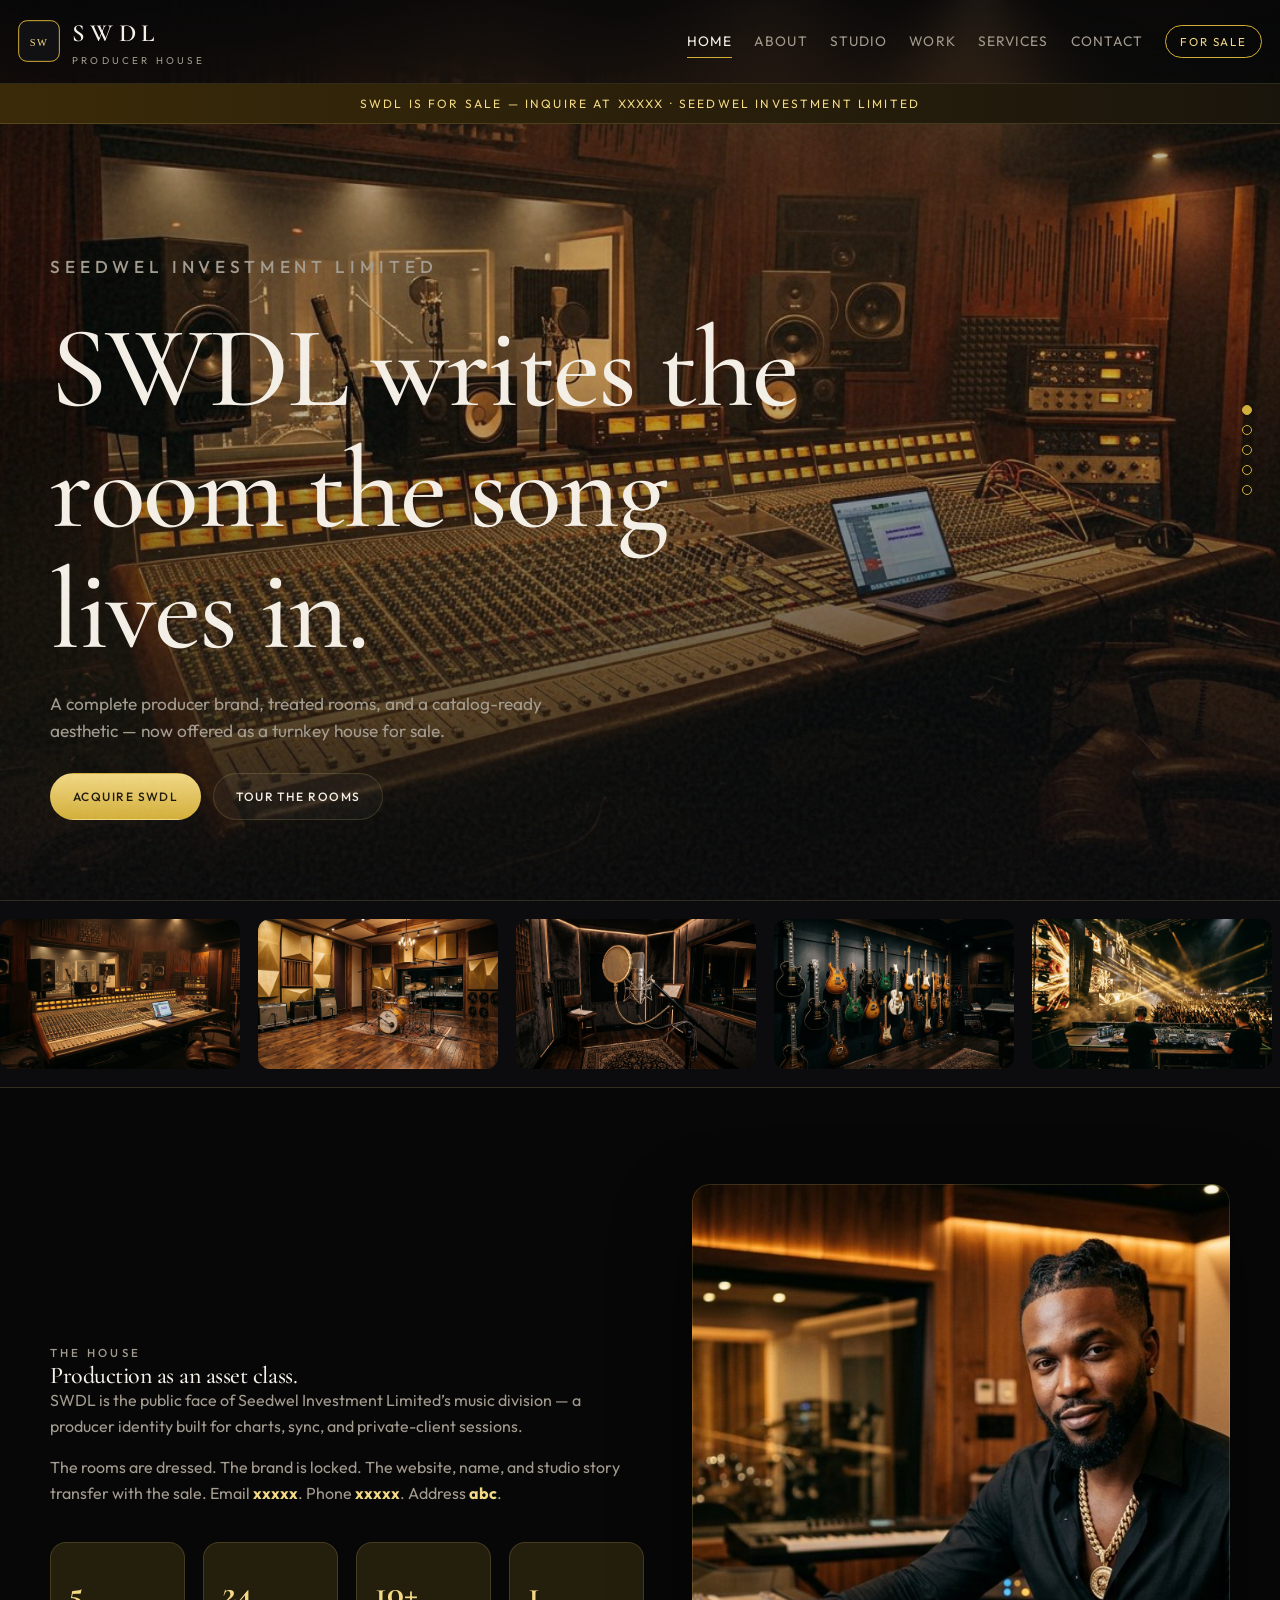
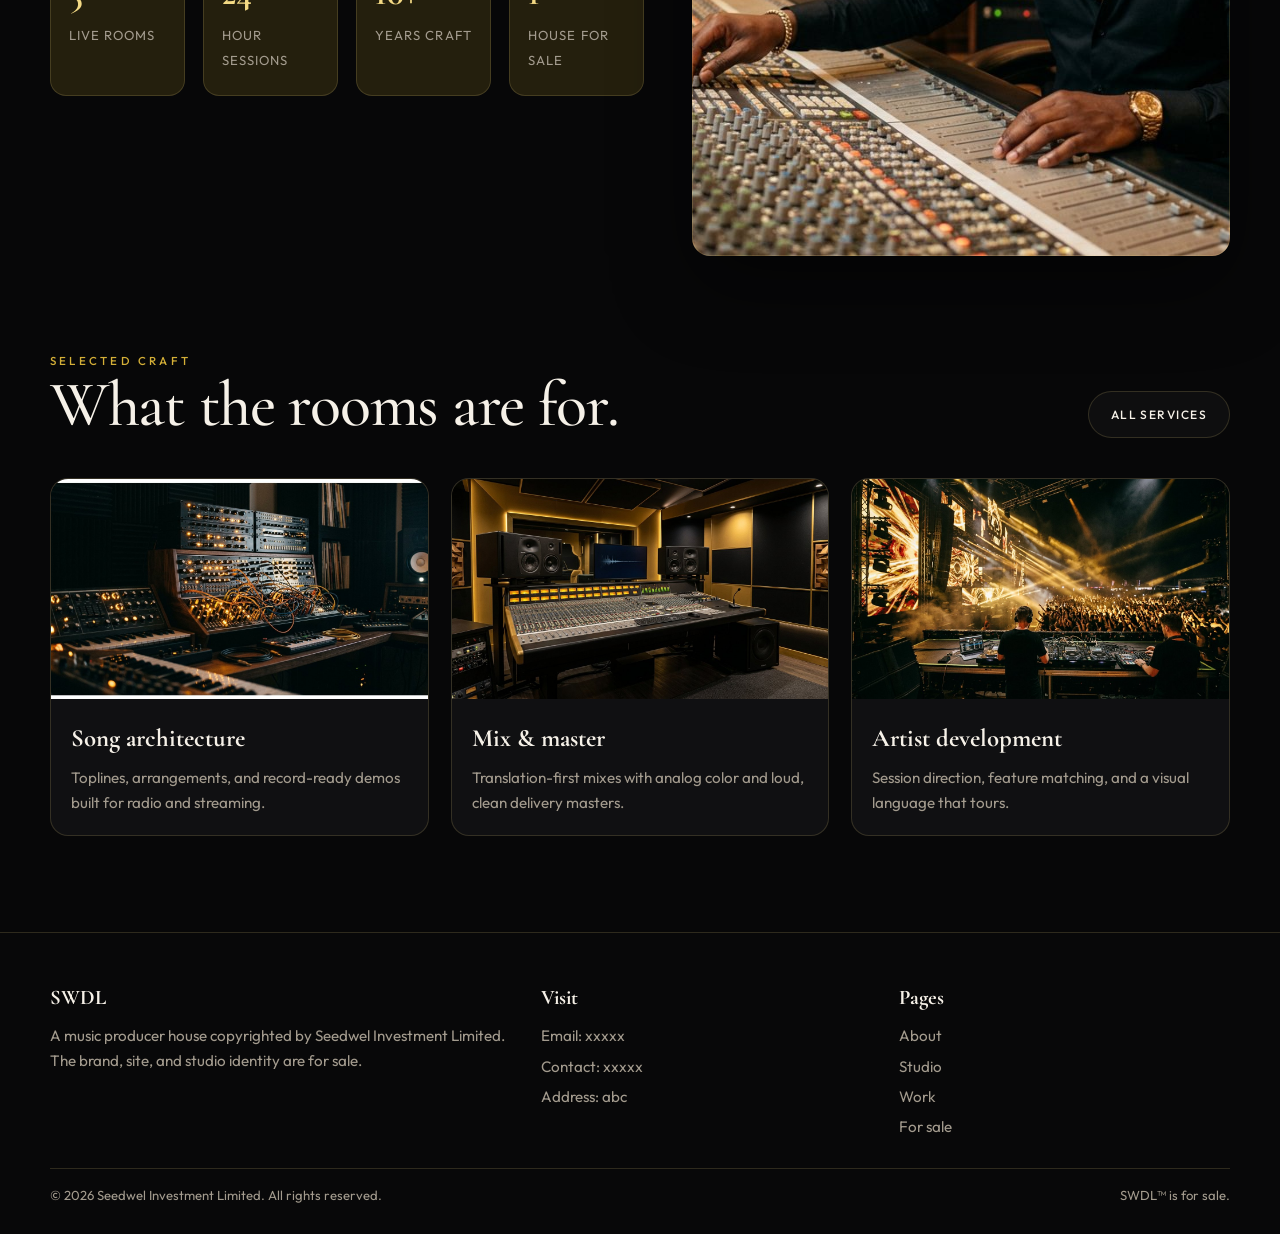
<file: index.html>
<!DOCTYPE html>
<html lang="en">
<head>
  <meta charset="UTF-8" />
  <meta name="viewport" content="width=device-width, initial-scale=1" />
  <title>SWDL — Music Producer | Seedwel Investment Limited</title>
  <meta name="description" content="SWDL is a luxury music production house by Seedwel Investment Limited. Studio, catalog, and brand for sale." />
  <link rel="icon" href="assets/logo.svg" type="image/svg+xml" />
  <link rel="preconnect" href="https://fonts.googleapis.com" />
  <link rel="preconnect" href="https://fonts.gstatic.com" crossorigin />
  <link href="https://fonts.googleapis.com/css2?family=Cormorant+Garamond:wght@500;600;700&family=Outfit:wght@300;400;500;600&display=swap" rel="stylesheet" />
  <link rel="stylesheet" href="css/styles.css" />
</head>
<body>
  <div class="grain"></div>
  <div class="sale-banner">SWDL is for sale — inquire at xxxxx · Seedwel Investment Limited</div>
  <header class="site-header">
    <div class="nav-inner">
      <a class="brand" href="index.html">
        <img class="brand-mark" src="assets/logo.svg" alt="SWDL mark" />
        <div>
          <div class="brand-name">SWDL</div>
          <div class="brand-sub">Producer House</div>
        </div>
      </a>
      <button class="menu-btn" aria-label="Open menu">☰</button>
      <ul class="nav-links">
        <li><a class="active" href="index.html">Home</a></li>
        <li><a href="about.html">About</a></li>
        <li><a href="studio.html">Studio</a></li>
        <li><a href="work.html">Work</a></li>
        <li><a href="services.html">Services</a></li>
        <li><a href="contact.html">Contact</a></li>
        <li><a class="sale-pill" href="sale.html">For Sale</a></li>
      </ul>
    </div>
  </header>

  <section class="hero">
    <div class="hero-slides" aria-hidden="true">
      <div class="hero-slide active"><img src="assets/images/hero-1.jpg" alt="Luxury mixing console" /></div>
      <div class="hero-slide"><img src="assets/images/hero-2.jpg" alt="Vocal booth" /></div>
      <div class="hero-slide"><img src="assets/images/hero-3.jpg" alt="Live stage production" /></div>
      <div class="hero-slide"><img src="assets/images/hero-4.jpg" alt="Vinyl playback" /></div>
      <div class="hero-slide"><img src="assets/images/hero-5.jpg" alt="Night control room" /></div>
    </div>
    <div class="hero-veil"></div>
    <div class="hero-dots"></div>
    <div class="hero-copy">
      <p class="eyebrow">Seedwel Investment Limited</p>
      <h1>SWDL writes the room the song lives in.</h1>
      <p>A complete producer brand, treated rooms, and a catalog-ready aesthetic — now offered as a turnkey house for sale.</p>
      <div class="actions">
        <a class="btn btn-gold" href="sale.html">Acquire SWDL</a>
        <a class="btn btn-ghost" href="studio.html">Tour the rooms</a>
      </div>
    </div>
  </section>

  <div class="marquee" aria-label="Auto-playing studio filmstrip">
    <div class="marquee-track">
      <img src="assets/images/hero-1.jpg" alt="" /><img src="assets/images/studio-1.jpg" alt="" /><img src="assets/images/hero-2.jpg" alt="" /><img src="assets/images/studio-2.jpg" alt="" /><img src="assets/images/hero-3.jpg" alt="" /><img src="assets/images/studio-3.jpg" alt="" /><img src="assets/images/hero-4.jpg" alt="" /><img src="assets/images/studio-4.jpg" alt="" /><img src="assets/images/hero-5.jpg" alt="" /><img src="assets/images/portrait.jpg" alt="" />
      <img src="assets/images/hero-1.jpg" alt="" /><img src="assets/images/studio-1.jpg" alt="" /><img src="assets/images/hero-2.jpg" alt="" /><img src="assets/images/studio-2.jpg" alt="" /><img src="assets/images/hero-3.jpg" alt="" /><img src="assets/images/studio-3.jpg" alt="" /><img src="assets/images/hero-4.jpg" alt="" /><img src="assets/images/studio-4.jpg" alt="" /><img src="assets/images/hero-5.jpg" alt="" /><img src="assets/images/portrait.jpg" alt="" />
    </div>
  </div>

  <section class="section">
    <div class="container split">
      <div class="prose">
        <p class="eyebrow">The house</p>
        <h2>Production as an asset class.</h2>
        <p>SWDL is the public face of Seedwel Investment Limited’s music division — a producer identity built for charts, sync, and private-client sessions.</p>
        <p>The rooms are dressed. The brand is locked. The website, name, and studio story transfer with the sale. Email <strong class="gold">xxxxx</strong>. Phone <strong class="gold">xxxxx</strong>. Address <strong class="gold">abc</strong>.</p>
        <div class="stats">
          <div class="stat"><b>5</b><span>Live rooms</span></div>
          <div class="stat"><b>24</b><span>Hour sessions</span></div>
          <div class="stat"><b>10+</b><span>Years craft</span></div>
          <div class="stat"><b>1</b><span>House for sale</span></div>
        </div>
      </div>
      <div class="frame">
        <img src="assets/images/portrait.jpg" alt="SWDL producer in session" />
      </div>
    </div>
  </section>

  <section class="section" style="padding-top:0">
    <div class="container">
      <div class="section-head">
        <div>
          <p class="eyebrow">Selected craft</p>
          <h2>What the rooms are for.</h2>
        </div>
        <a class="btn btn-ghost" href="services.html">All services</a>
      </div>
      <div class="cards">
        <article class="card">
          <img src="assets/images/studio-3.jpg" alt="Synthesis and writing" />
          <div class="card-body">
            <h3>Song architecture</h3>
            <p>Toplines, arrangements, and record-ready demos built for radio and streaming.</p>
          </div>
        </article>
        <article class="card">
          <img src="assets/images/studio-4.jpg" alt="Mixing monitors" />
          <div class="card-body">
            <h3>Mix &amp; master</h3>
            <p>Translation-first mixes with analog color and loud, clean delivery masters.</p>
          </div>
        </article>
        <article class="card">
          <img src="assets/images/hero-3.jpg" alt="Stage production" />
          <div class="card-body">
            <h3>Artist development</h3>
            <p>Session direction, feature matching, and a visual language that tours.</p>
          </div>
        </article>
      </div>
    </div>
  </section>

  <footer class="site-footer">
    <div class="container">
      <div class="foot-grid">
        <div>
          <h4>SWDL</h4>
          <p>A music producer house copyrighted by Seedwel Investment Limited. The brand, site, and studio identity are for sale.</p>
          <div class="eq" aria-hidden="true" style="margin-top:16px"><span></span><span></span><span></span><span></span><span></span></div>
        </div>
        <div>
          <h4>Visit</h4>
          <ul>
            <li>Email: xxxxx</li>
            <li>Contact: xxxxx</li>
            <li>Address: abc</li>
          </ul>
        </div>
        <div>
          <h4>Pages</h4>
          <ul>
            <li><a href="about.html">About</a></li>
            <li><a href="studio.html">Studio</a></li>
            <li><a href="work.html">Work</a></li>
            <li><a href="sale.html">For sale</a></li>
          </ul>
        </div>
      </div>
      <div class="legal">
        <span>© 2026 Seedwel Investment Limited. All rights reserved.</span>
        <span>SWDL™ is for sale.</span>
      </div>
    </div>
  </footer>
  <script src="js/main.js"></script>
</body>
</html>
</file>
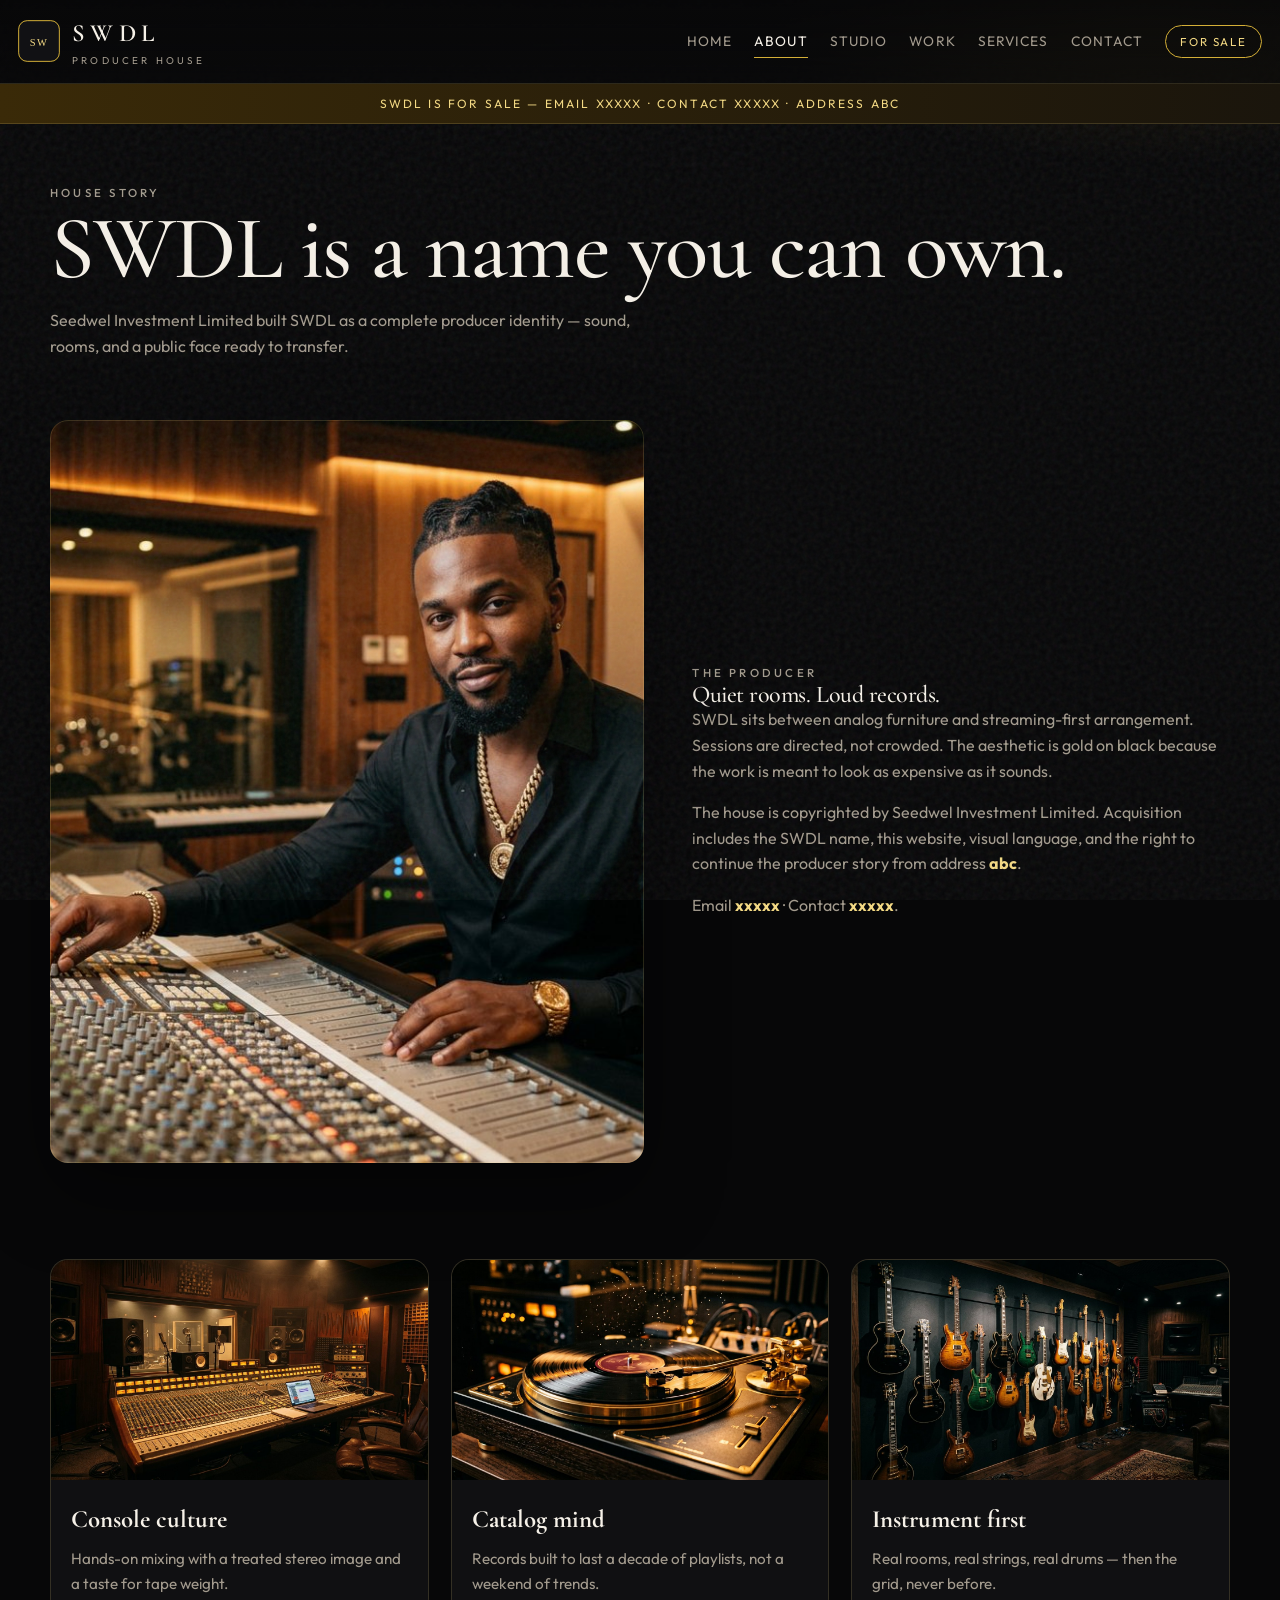
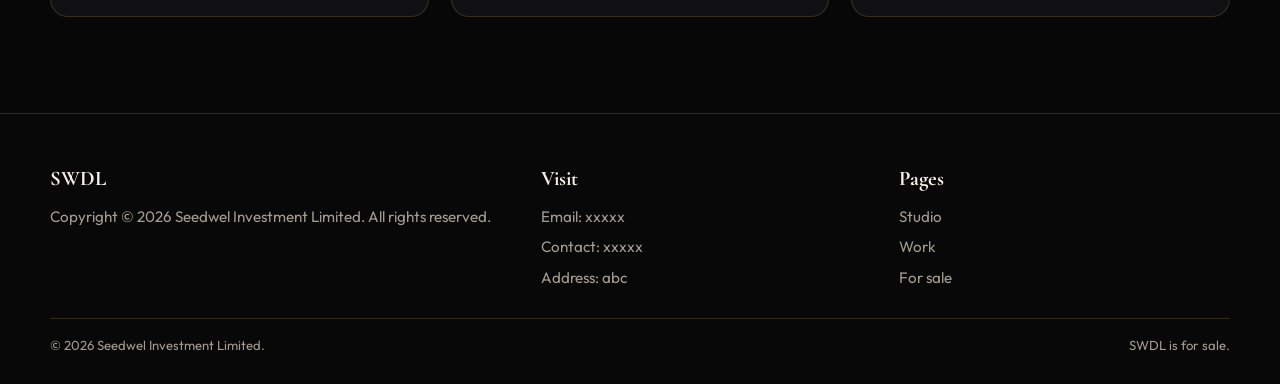
<file: about.html>
<!DOCTYPE html>
<html lang="en">
<head>
  <meta charset="UTF-8" />
  <meta name="viewport" content="width=device-width, initial-scale=1" />
  <title>About SWDL — Seedwel Investment Limited</title>
  <link rel="icon" href="assets/logo.svg" type="image/svg+xml" />
  <link rel="preconnect" href="https://fonts.googleapis.com" />
  <link rel="preconnect" href="https://fonts.gstatic.com" crossorigin />
  <link href="https://fonts.googleapis.com/css2?family=Cormorant+Garamond:wght@500;600;700&family=Outfit:wght@300;400;500;600&display=swap" rel="stylesheet" />
  <link rel="stylesheet" href="css/styles.css" />
</head>
<body>
  <div class="grain"></div>
  <div class="sale-banner">SWDL is for sale — email xxxxx · contact xxxxx · address abc</div>
  <header class="site-header">
    <div class="nav-inner">
      <a class="brand" href="index.html">
        <img class="brand-mark" src="assets/logo.svg" alt="SWDL mark" />
        <div>
          <div class="brand-name">SWDL</div>
          <div class="brand-sub">Producer House</div>
        </div>
      </a>
      <button class="menu-btn" aria-label="Open menu">☰</button>
      <ul class="nav-links">
        <li><a href="index.html">Home</a></li>
        <li><a class="active" href="about.html">About</a></li>
        <li><a href="studio.html">Studio</a></li>
        <li><a href="work.html">Work</a></li>
        <li><a href="services.html">Services</a></li>
        <li><a href="contact.html">Contact</a></li>
        <li><a class="sale-pill" href="sale.html">For Sale</a></li>
      </ul>
    </div>
  </header>

  <section class="page-hero">
    <div class="container">
      <p class="eyebrow">House story</p>
      <h1>SWDL is a name you can own.</h1>
      <p>Seedwel Investment Limited built SWDL as a complete producer identity — sound, rooms, and a public face ready to transfer.</p>
    </div>
  </section>

  <section class="section" style="padding-top:12px">
    <div class="container split">
      <div class="frame">
        <img src="assets/images/portrait.jpg" alt="SWDL at the desk" />
      </div>
      <div class="prose">
        <p class="eyebrow">The producer</p>
        <h2>Quiet rooms. Loud records.</h2>
        <p>SWDL sits between analog furniture and streaming-first arrangement. Sessions are directed, not crowded. The aesthetic is gold on black because the work is meant to look as expensive as it sounds.</p>
        <p>The house is copyrighted by Seedwel Investment Limited. Acquisition includes the SWDL name, this website, visual language, and the right to continue the producer story from address <strong class="gold">abc</strong>.</p>
        <p>Email <strong class="gold">xxxxx</strong> · Contact <strong class="gold">xxxxx</strong>.</p>
      </div>
    </div>
  </section>

  <section class="section" style="padding-top:0">
    <div class="container">
      <div class="cards">
        <article class="card">
          <img src="assets/images/hero-1.jpg" alt="Console" />
          <div class="card-body"><h3>Console culture</h3><p>Hands-on mixing with a treated stereo image and a taste for tape weight.</p></div>
        </article>
        <article class="card">
          <img src="assets/images/hero-4.jpg" alt="Vinyl" />
          <div class="card-body"><h3>Catalog mind</h3><p>Records built to last a decade of playlists, not a weekend of trends.</p></div>
        </article>
        <article class="card">
          <img src="assets/images/studio-2.jpg" alt="Guitars" />
          <div class="card-body"><h3>Instrument first</h3><p>Real rooms, real strings, real drums — then the grid, never before.</p></div>
        </article>
      </div>
    </div>
  </section>

  <footer class="site-footer">
    <div class="container">
      <div class="foot-grid">
        <div>
          <h4>SWDL</h4>
          <p>Copyright © 2026 Seedwel Investment Limited. All rights reserved.</p>
        </div>
        <div>
          <h4>Visit</h4>
          <ul>
            <li>Email: xxxxx</li>
            <li>Contact: xxxxx</li>
            <li>Address: abc</li>
          </ul>
        </div>
        <div>
          <h4>Pages</h4>
          <ul>
            <li><a href="studio.html">Studio</a></li>
            <li><a href="work.html">Work</a></li>
            <li><a href="sale.html">For sale</a></li>
          </ul>
        </div>
      </div>
      <div class="legal"><span>© 2026 Seedwel Investment Limited.</span><span>SWDL is for sale.</span></div>
    </div>
  </footer>
  <script src="js/main.js"></script>
</body>
</html>
</file>
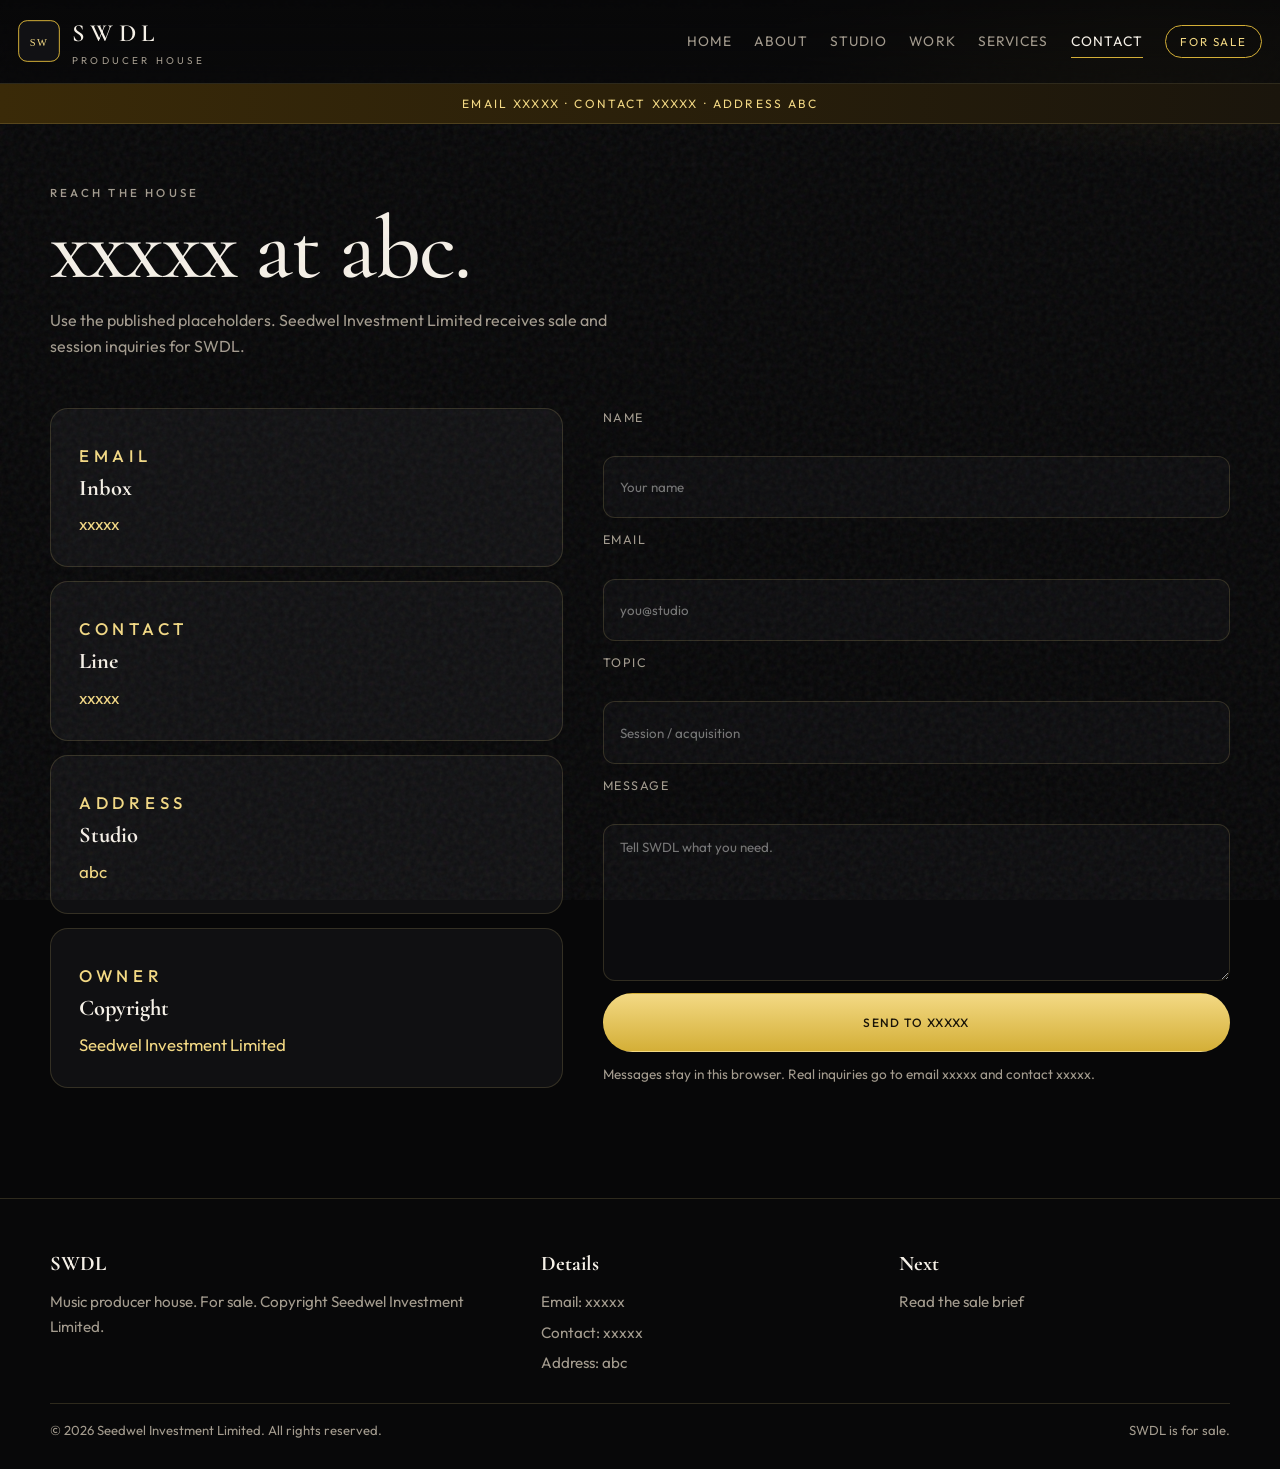
<file: contact.html>
<!DOCTYPE html>
<html lang="en">
<head>
  <meta charset="UTF-8" />
  <meta name="viewport" content="width=device-width, initial-scale=1" />
  <title>Contact — SWDL</title>
  <link rel="icon" href="assets/logo.svg" type="image/svg+xml" />
  <link rel="preconnect" href="https://fonts.googleapis.com" />
  <link rel="preconnect" href="https://fonts.gstatic.com" crossorigin />
  <link href="https://fonts.googleapis.com/css2?family=Cormorant+Garamond:wght@500;600;700&family=Outfit:wght@300;400;500;600&display=swap" rel="stylesheet" />
  <link rel="stylesheet" href="css/styles.css" />
</head>
<body>
  <div class="grain"></div>
  <div class="sale-banner">Email xxxxx · Contact xxxxx · Address abc</div>
  <header class="site-header">
    <div class="nav-inner">
      <a class="brand" href="index.html">
        <img class="brand-mark" src="assets/logo.svg" alt="SWDL mark" />
        <div>
          <div class="brand-name">SWDL</div>
          <div class="brand-sub">Producer House</div>
        </div>
      </a>
      <button class="menu-btn" aria-label="Open menu">☰</button>
      <ul class="nav-links">
        <li><a href="index.html">Home</a></li>
        <li><a href="about.html">About</a></li>
        <li><a href="studio.html">Studio</a></li>
        <li><a href="work.html">Work</a></li>
        <li><a href="services.html">Services</a></li>
        <li><a class="active" href="contact.html">Contact</a></li>
        <li><a class="sale-pill" href="sale.html">For Sale</a></li>
      </ul>
    </div>
  </header>

  <section class="page-hero">
    <div class="container">
      <p class="eyebrow">Reach the house</p>
      <h1>xxxxx at abc.</h1>
      <p>Use the published placeholders. Seedwel Investment Limited receives sale and session inquiries for SWDL.</p>
    </div>
  </section>

  <section class="section" style="padding-top:0">
    <div class="container contact-grid">
      <div>
        <div class="contact-card">
          <p class="eyebrow">Email</p>
          <h3>Inbox</h3>
          <p>xxxxx</p>
        </div>
        <div class="contact-card">
          <p class="eyebrow">Contact</p>
          <h3>Line</h3>
          <p>xxxxx</p>
        </div>
        <div class="contact-card">
          <p class="eyebrow">Address</p>
          <h3>Studio</h3>
          <p>abc</p>
        </div>
        <div class="contact-card">
          <p class="eyebrow">Owner</p>
          <h3>Copyright</h3>
          <p>Seedwel Investment Limited</p>
        </div>
      </div>
      <form data-swdl>
        <label for="name">Name</label>
        <input id="name" name="name" required placeholder="Your name" />
        <label for="mail">Email</label>
        <input id="mail" name="mail" type="email" required placeholder="you@studio" />
        <label for="topic">Topic</label>
        <input id="topic" name="topic" placeholder="Session / acquisition" />
        <label for="msg">Message</label>
        <textarea id="msg" name="msg" required placeholder="Tell SWDL what you need."></textarea>
        <button class="btn btn-gold" type="submit">Send to xxxxx</button>
        <p class="note">Messages stay in this browser. Real inquiries go to email xxxxx and contact xxxxx.</p>
      </form>
    </div>
  </section>

  <footer class="site-footer">
    <div class="container">
      <div class="foot-grid">
        <div>
          <h4>SWDL</h4>
          <p>Music producer house. For sale. Copyright Seedwel Investment Limited.</p>
        </div>
        <div>
          <h4>Details</h4>
          <ul>
            <li>Email: xxxxx</li>
            <li>Contact: xxxxx</li>
            <li>Address: abc</li>
          </ul>
        </div>
        <div>
          <h4>Next</h4>
          <p><a href="sale.html">Read the sale brief</a></p>
        </div>
      </div>
      <div class="legal"><span>© 2026 Seedwel Investment Limited. All rights reserved.</span><span>SWDL is for sale.</span></div>
    </div>
  </footer>
  <script src="js/main.js"></script>
</body>
</html>
</file>
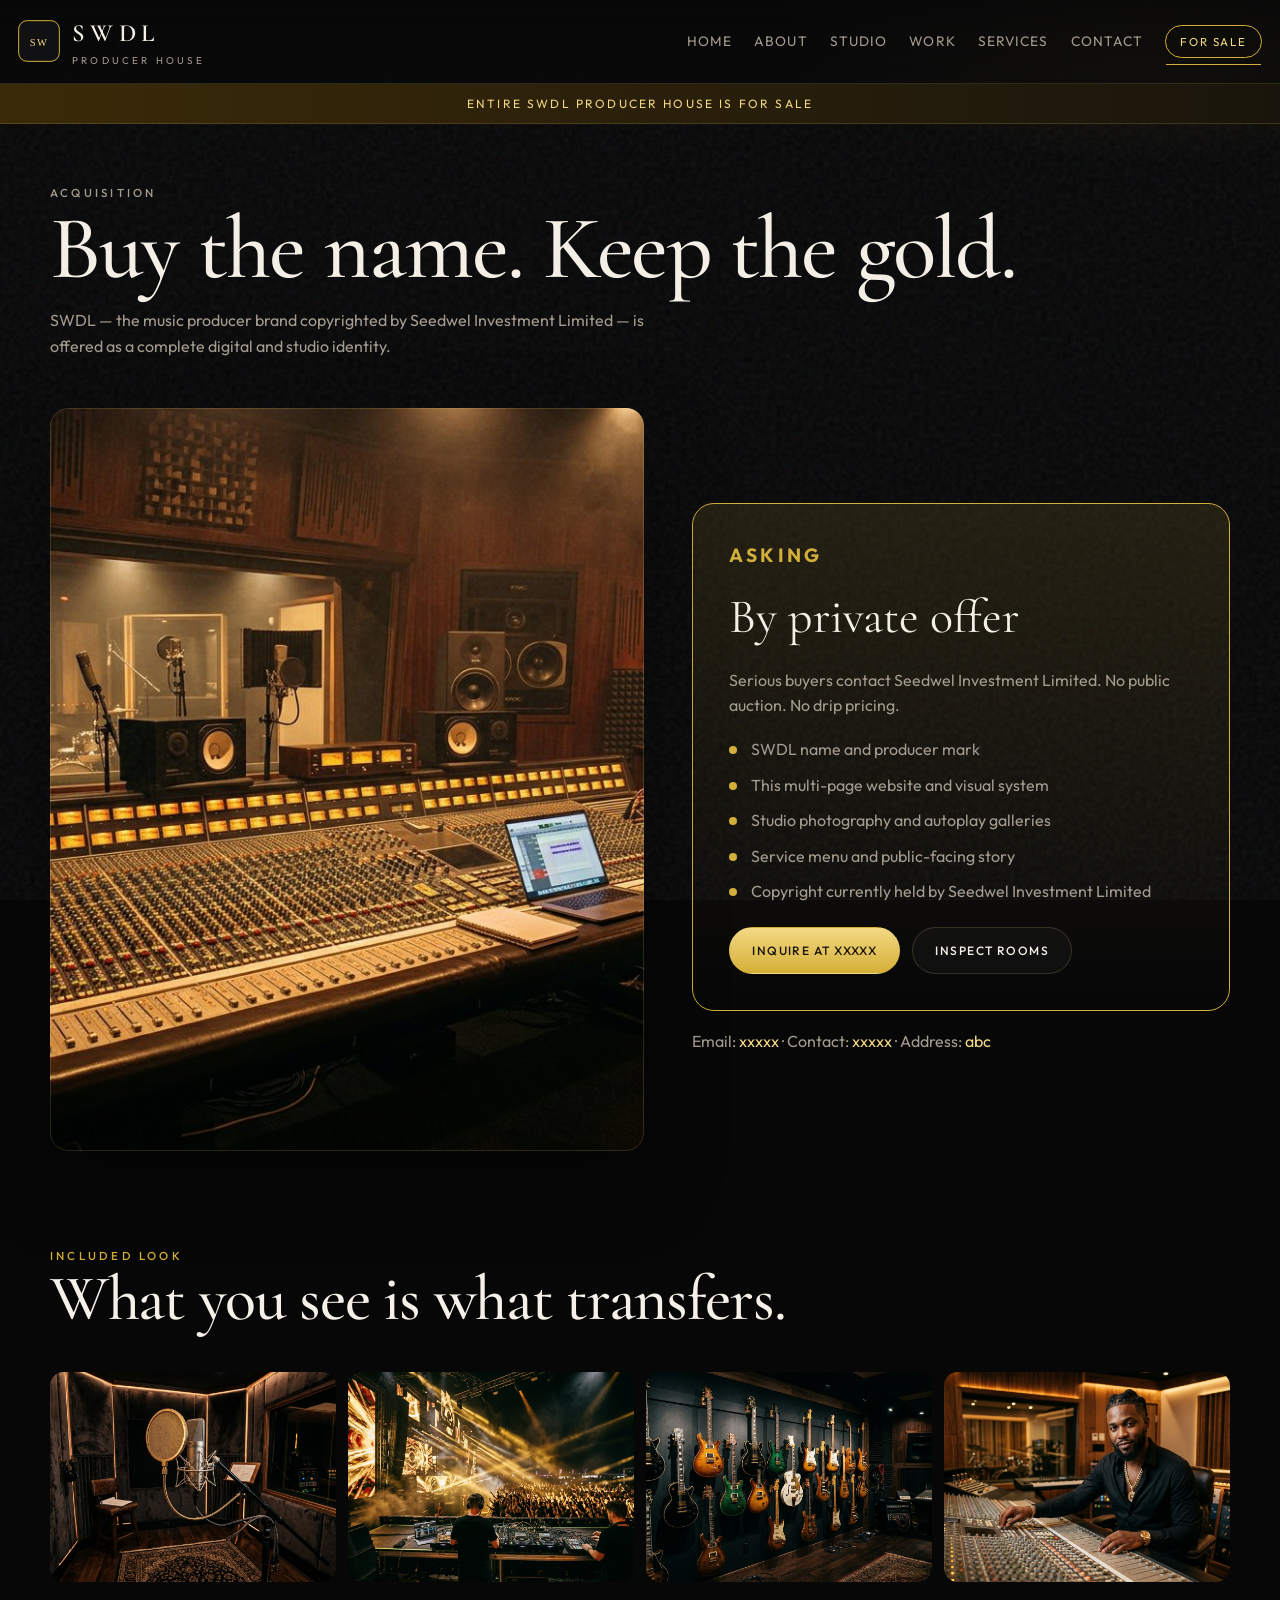
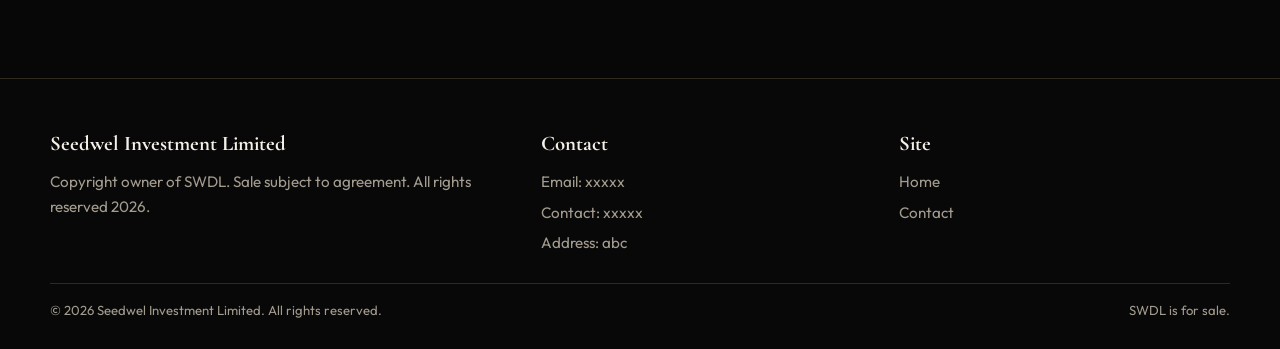
<file: sale.html>
<!DOCTYPE html>
<html lang="en">
<head>
  <meta charset="UTF-8" />
  <meta name="viewport" content="width=device-width, initial-scale=1" />
  <title>SWDL For Sale — Seedwel Investment Limited</title>
  <link rel="icon" href="assets/logo.svg" type="image/svg+xml" />
  <link rel="preconnect" href="https://fonts.googleapis.com" />
  <link rel="preconnect" href="https://fonts.gstatic.com" crossorigin />
  <link href="https://fonts.googleapis.com/css2?family=Cormorant+Garamond:wght@500;600;700&family=Outfit:wght@300;400;500;600&display=swap" rel="stylesheet" />
  <link rel="stylesheet" href="css/styles.css" />
</head>
<body>
  <div class="grain"></div>
  <div class="sale-banner">Entire SWDL producer house is for sale</div>
  <header class="site-header">
    <div class="nav-inner">
      <a class="brand" href="index.html">
        <img class="brand-mark" src="assets/logo.svg" alt="SWDL mark" />
        <div>
          <div class="brand-name">SWDL</div>
          <div class="brand-sub">Producer House</div>
        </div>
      </a>
      <button class="menu-btn" aria-label="Open menu">☰</button>
      <ul class="nav-links">
        <li><a href="index.html">Home</a></li>
        <li><a href="about.html">About</a></li>
        <li><a href="studio.html">Studio</a></li>
        <li><a href="work.html">Work</a></li>
        <li><a href="services.html">Services</a></li>
        <li><a href="contact.html">Contact</a></li>
        <li><a class="sale-pill active" href="sale.html">For Sale</a></li>
      </ul>
    </div>
  </header>

  <section class="page-hero">
    <div class="container">
      <p class="eyebrow">Acquisition</p>
      <h1>Buy the name. Keep the gold.</h1>
      <p>SWDL — the music producer brand copyrighted by Seedwel Investment Limited — is offered as a complete digital and studio identity.</p>
    </div>
  </section>

  <section class="section" style="padding-top:0">
    <div class="container split">
      <div class="frame">
        <img src="assets/images/hero-1.jpg" alt="SWDL rooms included in the story" />
      </div>
      <div>
        <div class="price-box">
          <h3>Asking</h3>
          <div class="ask">By private offer</div>
          <p class="prose" style="color:var(--muted)">Serious buyers contact Seedwel Investment Limited. No public auction. No drip pricing.</p>
          <ul class="checklist">
            <li>SWDL name and producer mark</li>
            <li>This multi-page website and visual system</li>
            <li>Studio photography and autoplay galleries</li>
            <li>Service menu and public-facing story</li>
            <li>Copyright currently held by Seedwel Investment Limited</li>
          </ul>
          <div class="actions" style="margin-top:22px">
            <a class="btn btn-gold" href="contact.html">Inquire at xxxxx</a>
            <a class="btn btn-ghost" href="studio.html">Inspect rooms</a>
          </div>
        </div>
        <p style="margin-top:18px;color:var(--muted)">Email: <span class="gold">xxxxx</span> · Contact: <span class="gold">xxxxx</span> · Address: <span class="gold">abc</span></p>
      </div>
    </div>
  </section>

  <section class="section" style="padding-top:0">
    <div class="container">
      <div class="section-head">
        <div>
          <p class="eyebrow">Included look</p>
          <h2>What you see is what transfers.</h2>
        </div>
      </div>
      <div class="gallery">
        <img src="assets/images/hero-2.jpg" alt="Booth" />
        <img src="assets/images/hero-3.jpg" alt="Stage" />
        <img src="assets/images/studio-2.jpg" alt="Guitars" />
        <img src="assets/images/portrait.jpg" alt="Producer" />
      </div>
    </div>
  </section>

  <footer class="site-footer">
    <div class="container">
      <div class="foot-grid">
        <div>
          <h4>Seedwel Investment Limited</h4>
          <p>Copyright owner of SWDL. Sale subject to agreement. All rights reserved 2026.</p>
        </div>
        <div>
          <h4>Contact</h4>
          <ul>
            <li>Email: xxxxx</li>
            <li>Contact: xxxxx</li>
            <li>Address: abc</li>
          </ul>
        </div>
        <div>
          <h4>Site</h4>
          <ul>
            <li><a href="index.html">Home</a></li>
            <li><a href="contact.html">Contact</a></li>
          </ul>
        </div>
      </div>
      <div class="legal"><span>© 2026 Seedwel Investment Limited. All rights reserved.</span><span>SWDL is for sale.</span></div>
    </div>
  </footer>
  <script src="js/main.js"></script>
</body>
</html>
</file>
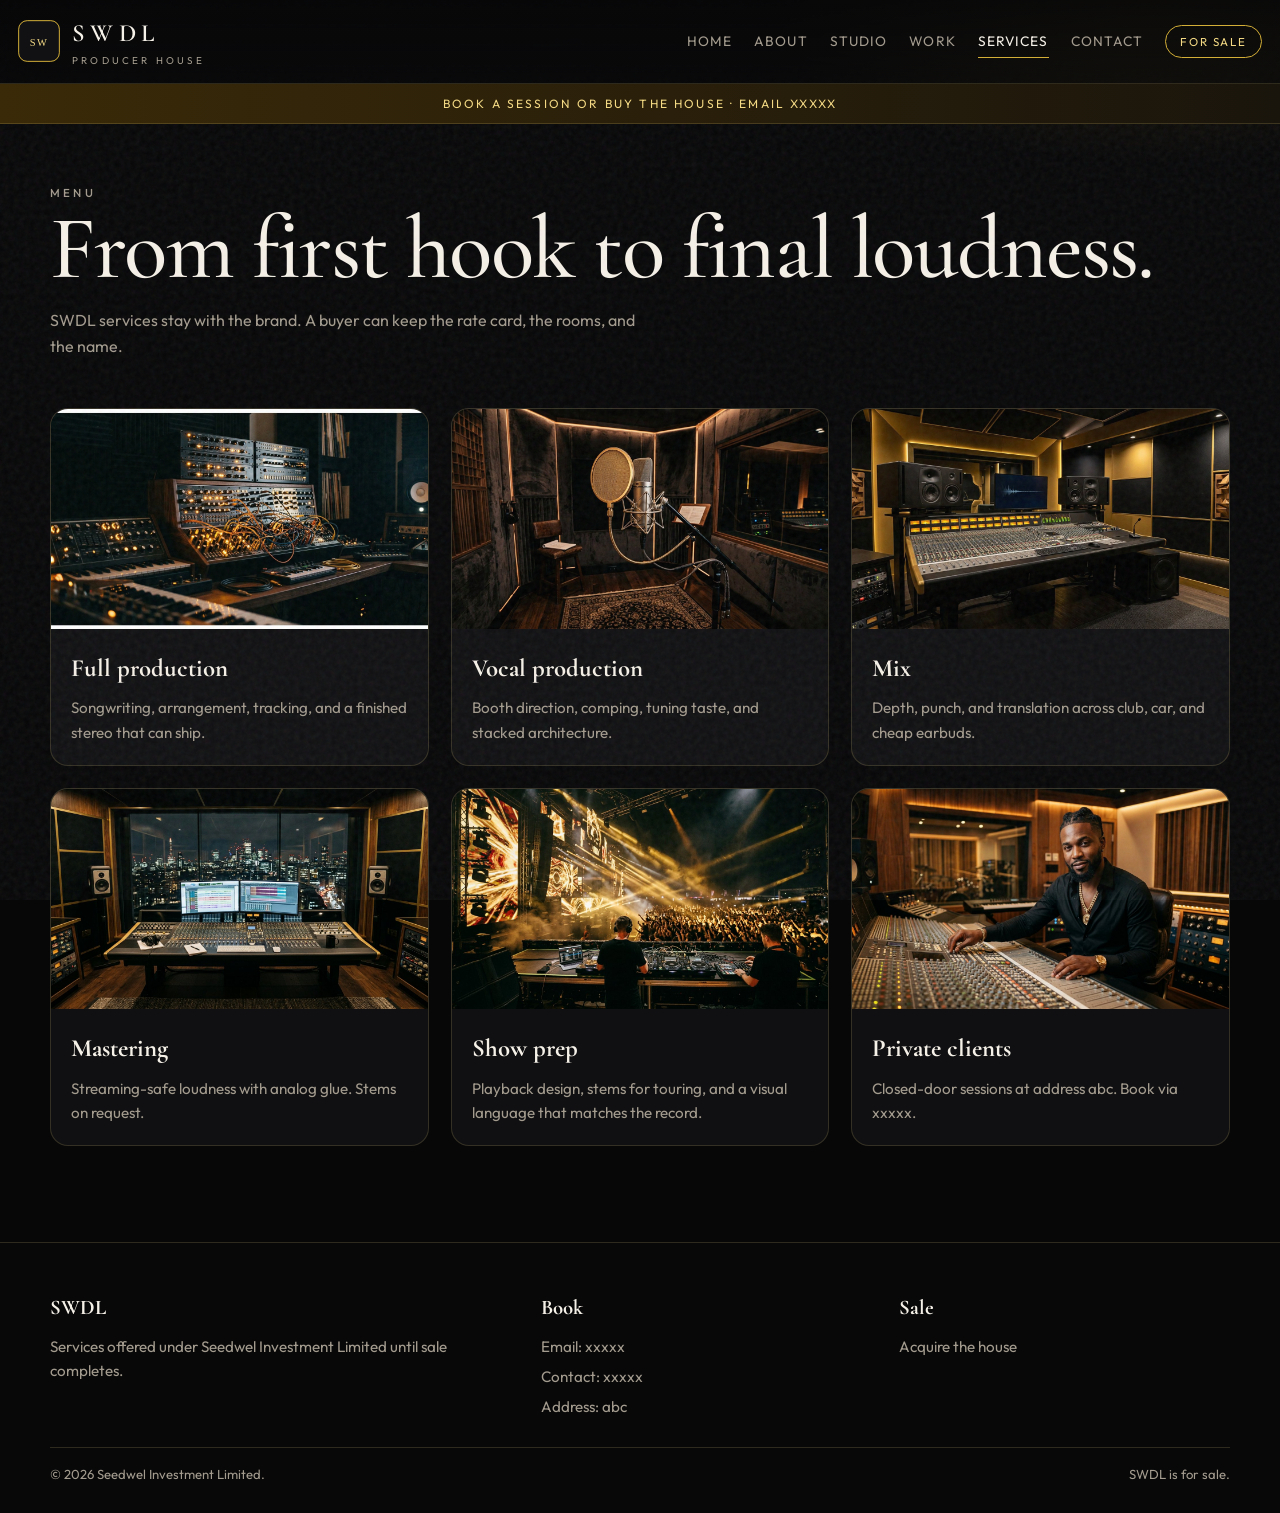
<file: services.html>
<!DOCTYPE html>
<html lang="en">
<head>
  <meta charset="UTF-8" />
  <meta name="viewport" content="width=device-width, initial-scale=1" />
  <title>Services — SWDL</title>
  <link rel="icon" href="assets/logo.svg" type="image/svg+xml" />
  <link rel="preconnect" href="https://fonts.googleapis.com" />
  <link rel="preconnect" href="https://fonts.gstatic.com" crossorigin />
  <link href="https://fonts.googleapis.com/css2?family=Cormorant+Garamond:wght@500;600;700&family=Outfit:wght@300;400;500;600&display=swap" rel="stylesheet" />
  <link rel="stylesheet" href="css/styles.css" />
</head>
<body>
  <div class="grain"></div>
  <div class="sale-banner">Book a session or buy the house · email xxxxx</div>
  <header class="site-header">
    <div class="nav-inner">
      <a class="brand" href="index.html">
        <img class="brand-mark" src="assets/logo.svg" alt="SWDL mark" />
        <div>
          <div class="brand-name">SWDL</div>
          <div class="brand-sub">Producer House</div>
        </div>
      </a>
      <button class="menu-btn" aria-label="Open menu">☰</button>
      <ul class="nav-links">
        <li><a href="index.html">Home</a></li>
        <li><a href="about.html">About</a></li>
        <li><a href="studio.html">Studio</a></li>
        <li><a href="work.html">Work</a></li>
        <li><a class="active" href="services.html">Services</a></li>
        <li><a href="contact.html">Contact</a></li>
        <li><a class="sale-pill" href="sale.html">For Sale</a></li>
      </ul>
    </div>
  </header>

  <section class="page-hero">
    <div class="container">
      <p class="eyebrow">Menu</p>
      <h1>From first hook to final loudness.</h1>
      <p>SWDL services stay with the brand. A buyer can keep the rate card, the rooms, and the name.</p>
    </div>
  </section>

  <section class="section" style="padding-top:0">
    <div class="container">
      <div class="cards">
        <article class="card">
          <img src="assets/images/studio-3.jpg" alt="Production" />
          <div class="card-body">
            <h3>Full production</h3>
            <p>Songwriting, arrangement, tracking, and a finished stereo that can ship.</p>
          </div>
        </article>
        <article class="card">
          <img src="assets/images/hero-2.jpg" alt="Vocals" />
          <div class="card-body">
            <h3>Vocal production</h3>
            <p>Booth direction, comping, tuning taste, and stacked architecture.</p>
          </div>
        </article>
        <article class="card">
          <img src="assets/images/studio-4.jpg" alt="Mix" />
          <div class="card-body">
            <h3>Mix</h3>
            <p>Depth, punch, and translation across club, car, and cheap earbuds.</p>
          </div>
        </article>
        <article class="card">
          <img src="assets/images/hero-5.jpg" alt="Master" />
          <div class="card-body">
            <h3>Mastering</h3>
            <p>Streaming-safe loudness with analog glue. Stems on request.</p>
          </div>
        </article>
        <article class="card">
          <img src="assets/images/hero-3.jpg" alt="Live" />
          <div class="card-body">
            <h3>Show prep</h3>
            <p>Playback design, stems for touring, and a visual language that matches the record.</p>
          </div>
        </article>
        <article class="card">
          <img src="assets/images/portrait.jpg" alt="A&R" />
          <div class="card-body">
            <h3>Private clients</h3>
            <p>Closed-door sessions at address abc. Book via xxxxx.</p>
          </div>
        </article>
      </div>
    </div>
  </section>

  <footer class="site-footer">
    <div class="container">
      <div class="foot-grid">
        <div>
          <h4>SWDL</h4>
          <p>Services offered under Seedwel Investment Limited until sale completes.</p>
        </div>
        <div>
          <h4>Book</h4>
          <ul>
            <li>Email: xxxxx</li>
            <li>Contact: xxxxx</li>
            <li>Address: abc</li>
          </ul>
        </div>
        <div>
          <h4>Sale</h4>
          <p><a href="sale.html">Acquire the house</a></p>
        </div>
      </div>
      <div class="legal"><span>© 2026 Seedwel Investment Limited.</span><span>SWDL is for sale.</span></div>
    </div>
  </footer>
  <script src="js/main.js"></script>
</body>
</html>
</file>
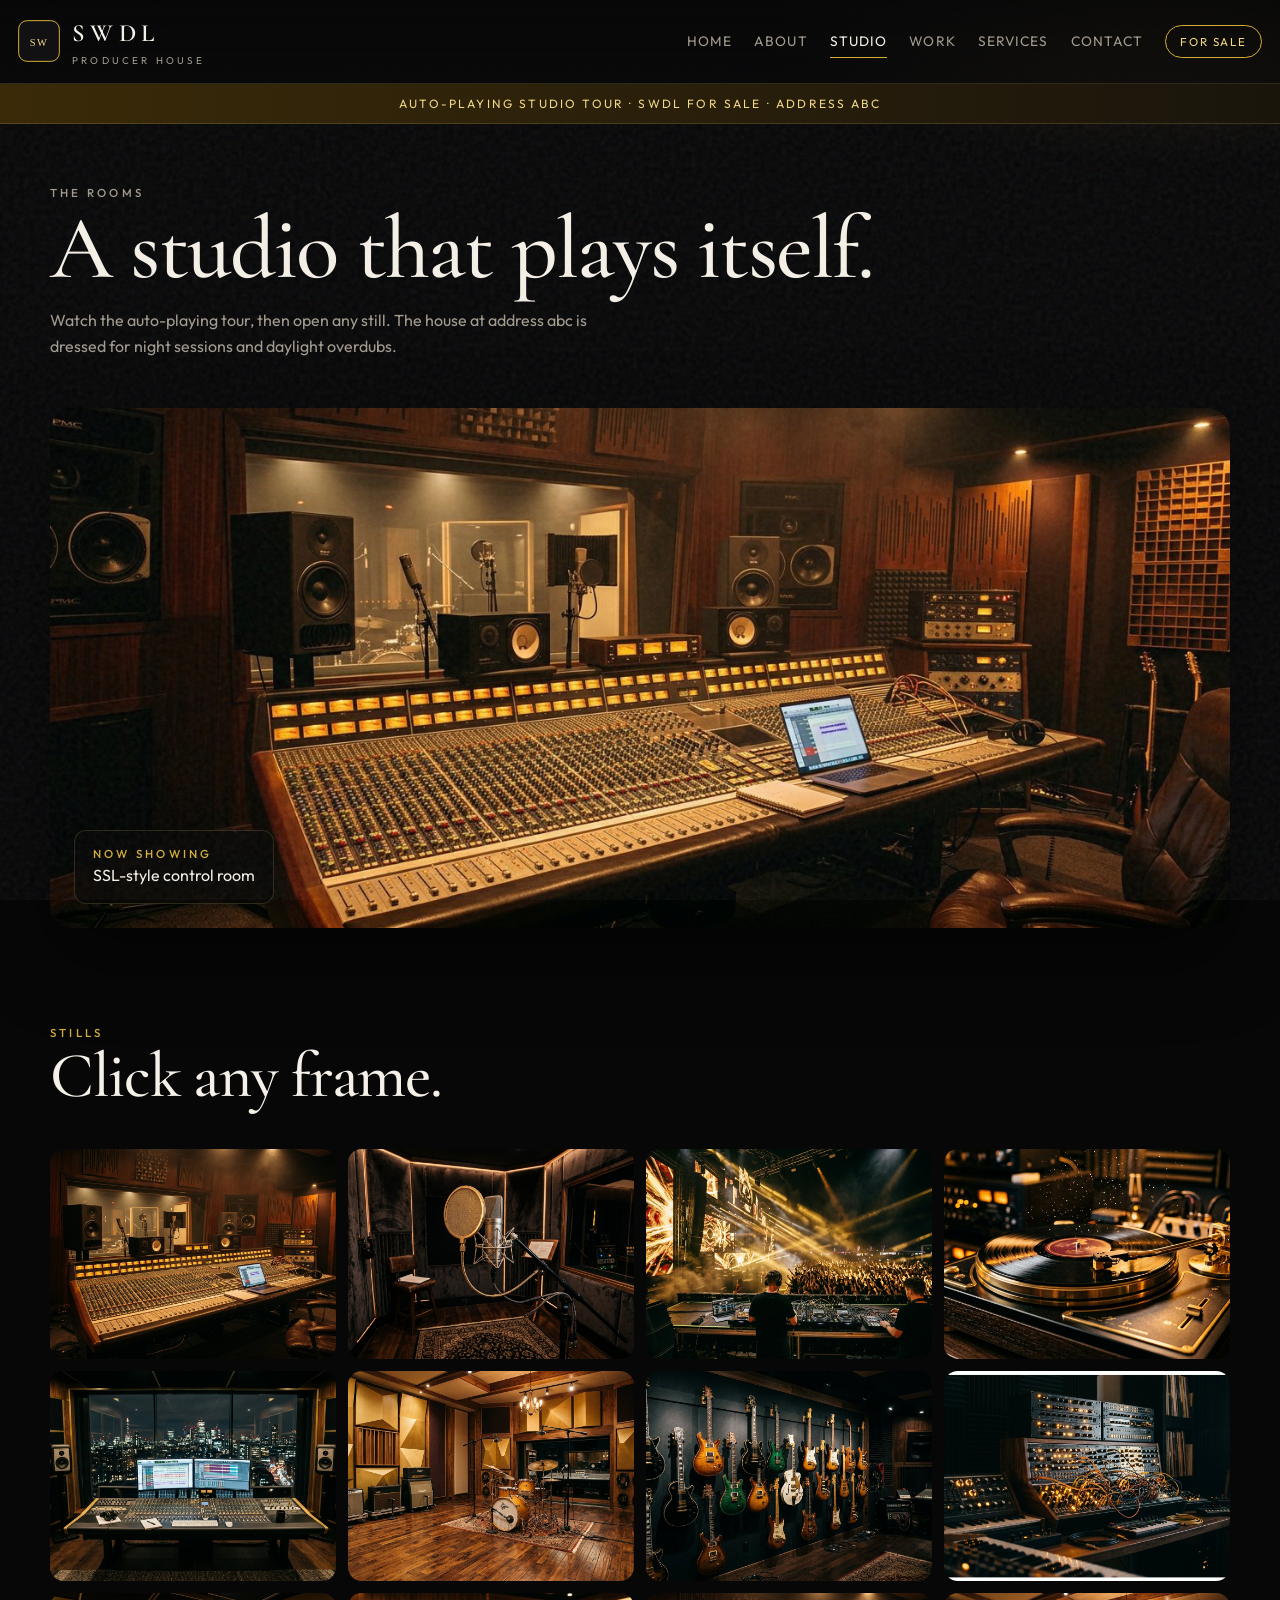
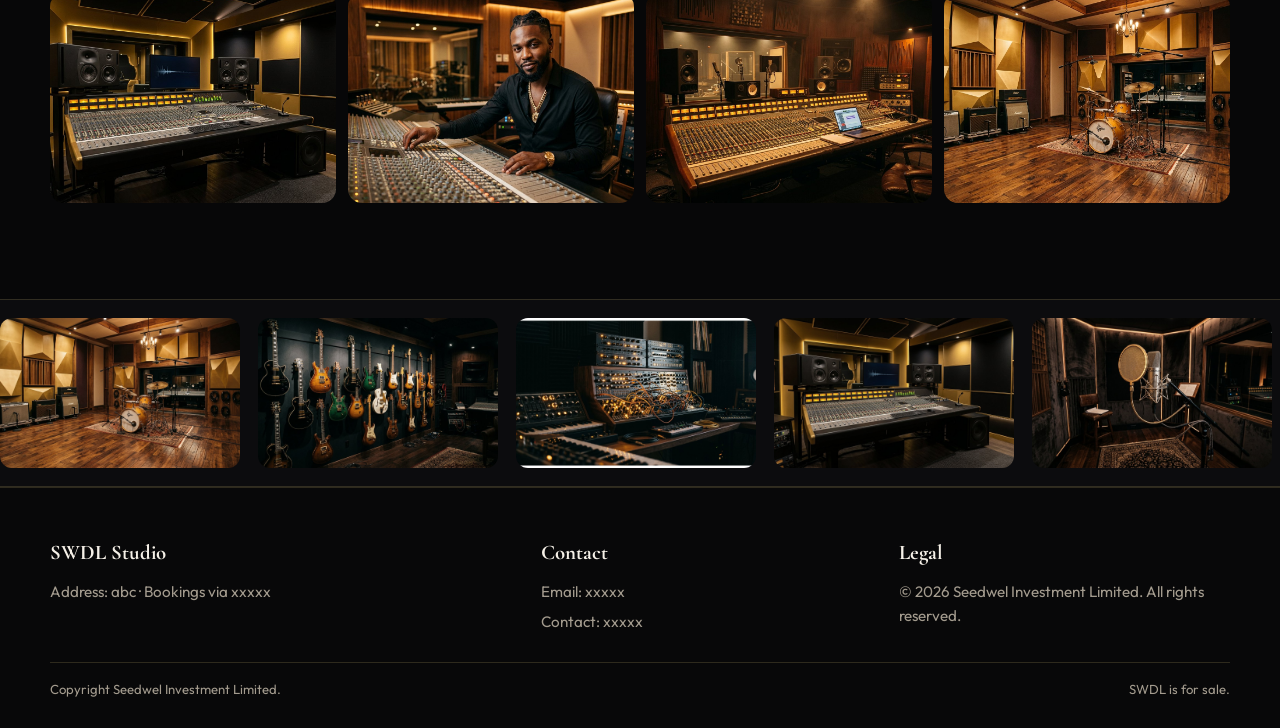
<file: studio.html>
<!DOCTYPE html>
<html lang="en">
<head>
  <meta charset="UTF-8" />
  <meta name="viewport" content="width=device-width, initial-scale=1" />
  <title>Studio — SWDL</title>
  <link rel="icon" href="assets/logo.svg" type="image/svg+xml" />
  <link rel="preconnect" href="https://fonts.googleapis.com" />
  <link rel="preconnect" href="https://fonts.gstatic.com" crossorigin />
  <link href="https://fonts.googleapis.com/css2?family=Cormorant+Garamond:wght@500;600;700&family=Outfit:wght@300;400;500;600&display=swap" rel="stylesheet" />
  <link rel="stylesheet" href="css/styles.css" />
</head>
<body>
  <div class="grain"></div>
  <div class="sale-banner">Auto-playing studio tour · SWDL for sale · address abc</div>
  <header class="site-header">
    <div class="nav-inner">
      <a class="brand" href="index.html">
        <img class="brand-mark" src="assets/logo.svg" alt="SWDL mark" />
        <div>
          <div class="brand-name">SWDL</div>
          <div class="brand-sub">Producer House</div>
        </div>
      </a>
      <button class="menu-btn" aria-label="Open menu">☰</button>
      <ul class="nav-links">
        <li><a href="index.html">Home</a></li>
        <li><a href="about.html">About</a></li>
        <li><a class="active" href="studio.html">Studio</a></li>
        <li><a href="work.html">Work</a></li>
        <li><a href="services.html">Services</a></li>
        <li><a href="contact.html">Contact</a></li>
        <li><a class="sale-pill" href="sale.html">For Sale</a></li>
      </ul>
    </div>
  </header>

  <section class="page-hero">
    <div class="container">
      <p class="eyebrow">The rooms</p>
      <h1>A studio that plays itself.</h1>
      <p>Watch the auto-playing tour, then open any still. The house at address abc is dressed for night sessions and daylight overdubs.</p>
    </div>
  </section>

  <section class="section" style="padding-top:0">
    <div class="container">
      <div class="auto-show" aria-label="Auto-playing studio slideshow">
        <img class="on" src="assets/images/hero-1.jpg" alt="SSL-style control room" />
        <img src="assets/images/hero-2.jpg" alt="Vocal booth" />
        <img src="assets/images/studio-1.jpg" alt="Live room" />
        <img src="assets/images/studio-2.jpg" alt="Guitar wall" />
        <img src="assets/images/studio-3.jpg" alt="Synth desk" />
        <img src="assets/images/studio-4.jpg" alt="Main monitors" />
        <img src="assets/images/hero-5.jpg" alt="Night skyline control room" />
        <img src="assets/images/hero-4.jpg" alt="Vinyl corner" />
        <div class="caption"><p class="eyebrow">Now showing</p><span>SSL-style control room</span></div>
      </div>
    </div>
  </section>

  <section class="section" style="padding-top:0">
    <div class="container">
      <div class="section-head">
        <div>
          <p class="eyebrow">Stills</p>
          <h2>Click any frame.</h2>
        </div>
      </div>
      <div class="gallery">
        <button data-full="assets/images/hero-1.jpg" type="button"><img src="assets/images/hero-1.jpg" alt="Control room" /></button>
        <button data-full="assets/images/hero-2.jpg" type="button"><img src="assets/images/hero-2.jpg" alt="Booth" /></button>
        <button data-full="assets/images/hero-3.jpg" type="button"><img src="assets/images/hero-3.jpg" alt="Stage" /></button>
        <button data-full="assets/images/hero-4.jpg" type="button"><img src="assets/images/hero-4.jpg" alt="Vinyl" /></button>
        <button data-full="assets/images/hero-5.jpg" type="button"><img src="assets/images/hero-5.jpg" alt="Skyline room" /></button>
        <button data-full="assets/images/studio-1.jpg" type="button"><img src="assets/images/studio-1.jpg" alt="Live room" /></button>
        <button data-full="assets/images/studio-2.jpg" type="button"><img src="assets/images/studio-2.jpg" alt="Guitars" /></button>
        <button data-full="assets/images/studio-3.jpg" type="button"><img src="assets/images/studio-3.jpg" alt="Synths" /></button>
        <button data-full="assets/images/studio-4.jpg" type="button"><img src="assets/images/studio-4.jpg" alt="Monitors" /></button>
        <button data-full="assets/images/portrait.jpg" type="button"><img src="assets/images/portrait.jpg" alt="Producer" /></button>
        <button data-full="assets/images/hero-1.jpg" type="button"><img src="assets/images/hero-1.jpg" alt="Desk detail" /></button>
        <button data-full="assets/images/studio-1.jpg" type="button"><img src="assets/images/studio-1.jpg" alt="Drum live room" /></button>
      </div>
    </div>
  </section>

  <div class="marquee">
    <div class="marquee-track">
      <img src="assets/images/studio-1.jpg" alt="" /><img src="assets/images/studio-2.jpg" alt="" /><img src="assets/images/studio-3.jpg" alt="" /><img src="assets/images/studio-4.jpg" alt="" /><img src="assets/images/hero-2.jpg" alt="" /><img src="assets/images/hero-5.jpg" alt="" />
      <img src="assets/images/studio-1.jpg" alt="" /><img src="assets/images/studio-2.jpg" alt="" /><img src="assets/images/studio-3.jpg" alt="" /><img src="assets/images/studio-4.jpg" alt="" /><img src="assets/images/hero-2.jpg" alt="" /><img src="assets/images/hero-5.jpg" alt="" />
    </div>
  </div>

  <div class="lightbox" role="dialog" aria-label="Image preview">
    <button type="button" aria-label="Close">✕</button>
    <img alt="" />
  </div>

  <footer class="site-footer">
    <div class="container">
      <div class="foot-grid">
        <div>
          <h4>SWDL Studio</h4>
          <p>Address: abc · Bookings via xxxxx</p>
        </div>
        <div>
          <h4>Contact</h4>
          <ul>
            <li>Email: xxxxx</li>
            <li>Contact: xxxxx</li>
          </ul>
        </div>
        <div>
          <h4>Legal</h4>
          <p>© 2026 Seedwel Investment Limited. All rights reserved.</p>
        </div>
      </div>
      <div class="legal"><span>Copyright Seedwel Investment Limited.</span><span>SWDL is for sale.</span></div>
    </div>
  </footer>
  <script src="js/main.js"></script>
</body>
</html>
</file>
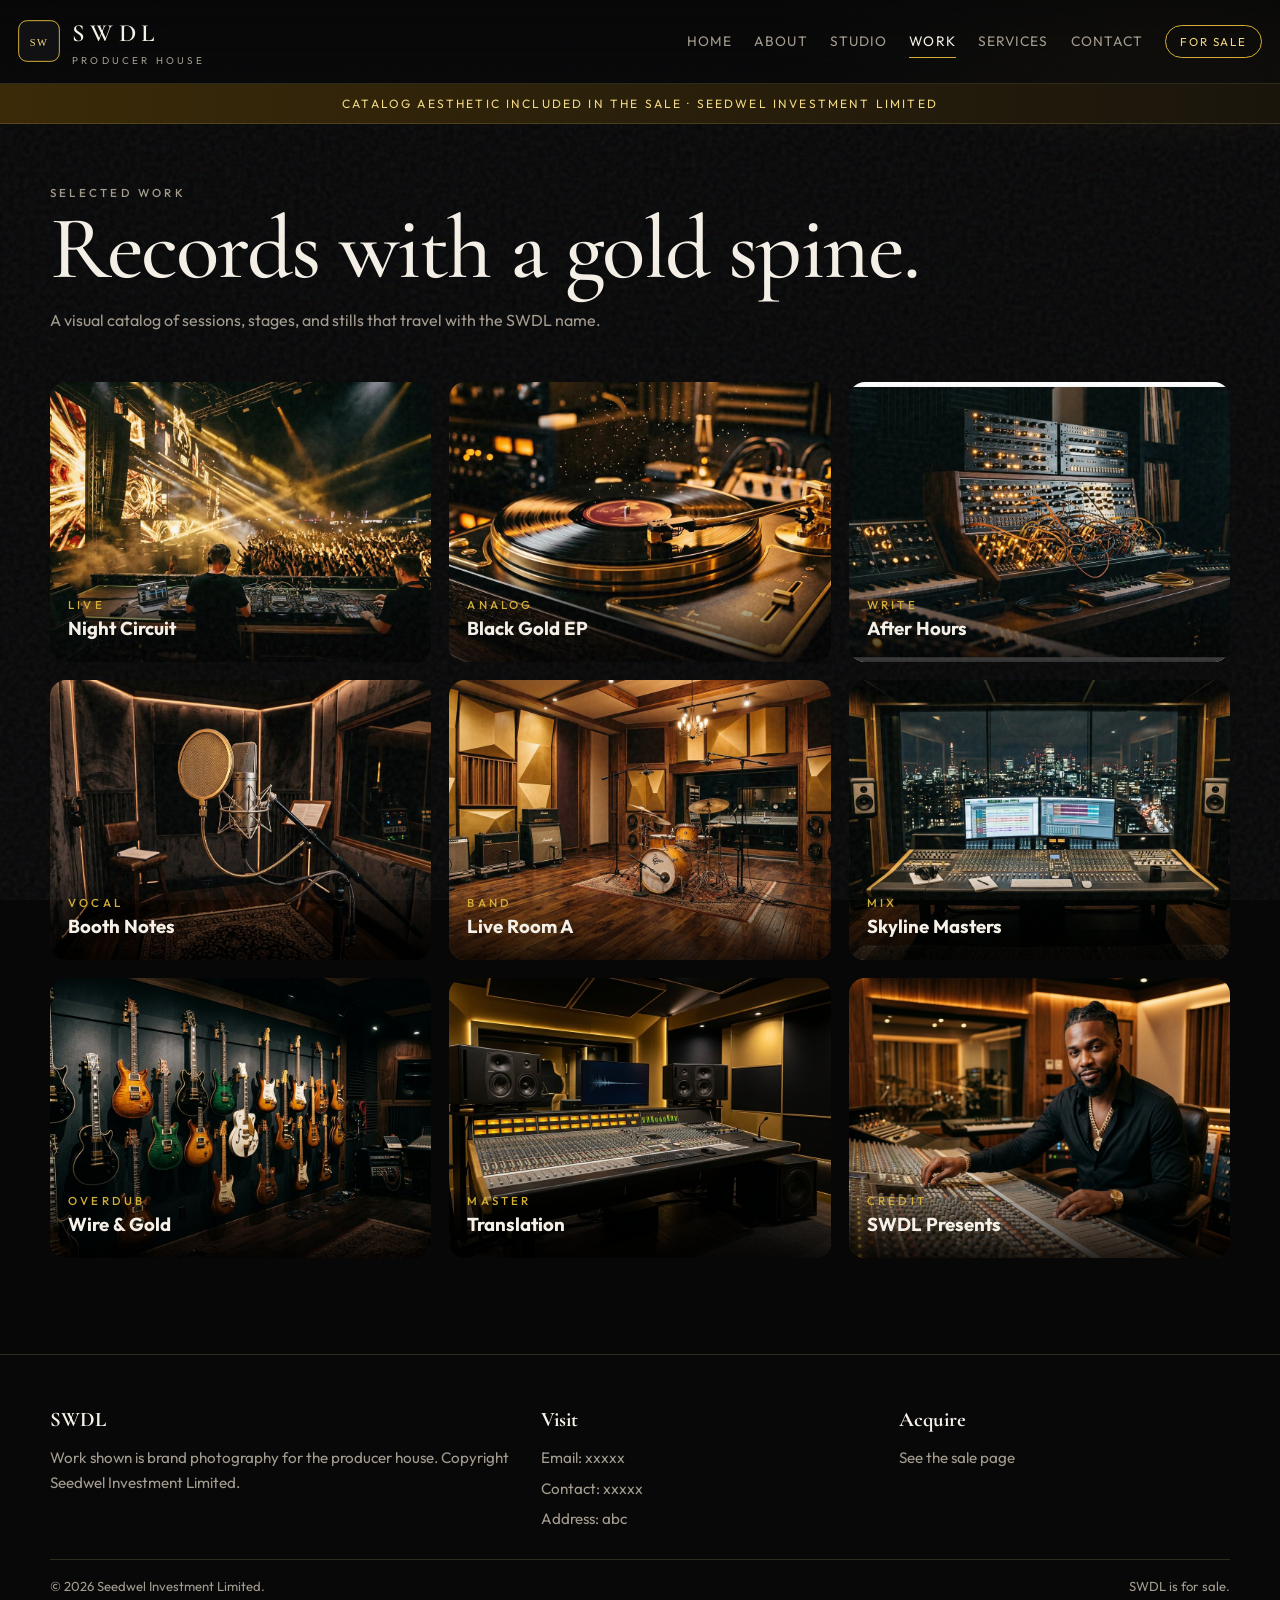
<file: work.html>
<!DOCTYPE html>
<html lang="en">
<head>
  <meta charset="UTF-8" />
  <meta name="viewport" content="width=device-width, initial-scale=1" />
  <title>Work — SWDL</title>
  <link rel="icon" href="assets/logo.svg" type="image/svg+xml" />
  <link rel="preconnect" href="https://fonts.googleapis.com" />
  <link rel="preconnect" href="https://fonts.gstatic.com" crossorigin />
  <link href="https://fonts.googleapis.com/css2?family=Cormorant+Garamond:wght@500;600;700&family=Outfit:wght@300;400;500;600&display=swap" rel="stylesheet" />
  <link rel="stylesheet" href="css/styles.css" />
</head>
<body>
  <div class="grain"></div>
  <div class="sale-banner">Catalog aesthetic included in the sale · Seedwel Investment Limited</div>
  <header class="site-header">
    <div class="nav-inner">
      <a class="brand" href="index.html">
        <img class="brand-mark" src="assets/logo.svg" alt="SWDL mark" />
        <div>
          <div class="brand-name">SWDL</div>
          <div class="brand-sub">Producer House</div>
        </div>
      </a>
      <button class="menu-btn" aria-label="Open menu">☰</button>
      <ul class="nav-links">
        <li><a href="index.html">Home</a></li>
        <li><a href="about.html">About</a></li>
        <li><a href="studio.html">Studio</a></li>
        <li><a class="active" href="work.html">Work</a></li>
        <li><a href="services.html">Services</a></li>
        <li><a href="contact.html">Contact</a></li>
        <li><a class="sale-pill" href="sale.html">For Sale</a></li>
      </ul>
    </div>
  </header>

  <section class="page-hero">
    <div class="container">
      <p class="eyebrow">Selected work</p>
      <h1>Records with a gold spine.</h1>
      <p>A visual catalog of sessions, stages, and stills that travel with the SWDL name.</p>
    </div>
  </section>

  <section class="section" style="padding-top:0">
    <div class="container">
      <div class="work-grid">
        <figure class="work-item"><img src="assets/images/hero-3.jpg" alt="Festival direction" /><figcaption><p class="eyebrow">Live</p><h3>Night Circuit</h3></figcaption></figure>
        <figure class="work-item"><img src="assets/images/hero-4.jpg" alt="Vinyl session" /><figcaption><p class="eyebrow">Analog</p><h3>Black Gold EP</h3></figcaption></figure>
        <figure class="work-item"><img src="assets/images/studio-3.jpg" alt="Synth writing" /><figcaption><p class="eyebrow">Write</p><h3>After Hours</h3></figcaption></figure>
        <figure class="work-item"><img src="assets/images/hero-2.jpg" alt="Vocal session" /><figcaption><p class="eyebrow">Vocal</p><h3>Booth Notes</h3></figcaption></figure>
        <figure class="work-item"><img src="assets/images/studio-1.jpg" alt="Live tracking" /><figcaption><p class="eyebrow">Band</p><h3>Live Room A</h3></figcaption></figure>
        <figure class="work-item"><img src="assets/images/hero-5.jpg" alt="Mix night" /><figcaption><p class="eyebrow">Mix</p><h3>Skyline Masters</h3></figcaption></figure>
        <figure class="work-item"><img src="assets/images/studio-2.jpg" alt="Guitar overdubs" /><figcaption><p class="eyebrow">Overdub</p><h3>Wire &amp; Gold</h3></figcaption></figure>
        <figure class="work-item"><img src="assets/images/studio-4.jpg" alt="Monitoring" /><figcaption><p class="eyebrow">Master</p><h3>Translation</h3></figcaption></figure>
        <figure class="work-item"><img src="assets/images/portrait.jpg" alt="Producer credit" /><figcaption><p class="eyebrow">Credit</p><h3>SWDL Presents</h3></figcaption></figure>
      </div>
    </div>
  </section>

  <footer class="site-footer">
    <div class="container">
      <div class="foot-grid">
        <div>
          <h4>SWDL</h4>
          <p>Work shown is brand photography for the producer house. Copyright Seedwel Investment Limited.</p>
        </div>
        <div>
          <h4>Visit</h4>
          <ul>
            <li>Email: xxxxx</li>
            <li>Contact: xxxxx</li>
            <li>Address: abc</li>
          </ul>
        </div>
        <div>
          <h4>Acquire</h4>
          <p><a href="sale.html">See the sale page</a></p>
        </div>
      </div>
      <div class="legal"><span>© 2026 Seedwel Investment Limited.</span><span>SWDL is for sale.</span></div>
    </div>
  </footer>
  <script src="js/main.js"></script>
</body>
</html>
</file>
<file: css/styles.css>
:root {
  --bg: #070708;
  --bg-2: #101012;
  --bg-3: #161619;
  --gold: #d4af37;
  --gold-2: #f3d984;
  --gold-dim: rgba(212, 175, 55, 0.14);
  --ink: #f6f1e8;
  --muted: #a39b8e;
  --line: rgba(243, 217, 132, 0.16);
  --shadow: 0 30px 80px rgba(0, 0, 0, 0.45);
  --radius: 18px;
  --nav-h: 84px;
  --max: 1180px;
}

*,
*::before,
*::after {
  box-sizing: border-box;
  margin: 0;
  padding: 0;
}

html {
  scroll-behavior: smooth;
}

body {
  font-family: "Outfit", system-ui, sans-serif;
  background: var(--bg);
  color: var(--ink);
  line-height: 1.6;
  min-height: 100vh;
  overflow-x: hidden;
}

img {
  max-width: 100%;
  display: block;
}

a {
  color: inherit;
  text-decoration: none;
}

button,
input,
textarea,
select {
  font-family: inherit;
}

.grain {
  pointer-events: none;
  position: fixed;
  inset: 0;
  z-index: 8;
  opacity: 0.07;
  background-image: url("data:image/svg+xml,%3Csvg viewBox='0 0 200 200' xmlns='http://www.w3.org/2000/svg'%3E%3Cfilter id='n'%3E%3CfeTurbulence type='fractalNoise' baseFrequency='.85' numOctaves='4' stitchTiles='stitch'/%3E%3C/filter%3E%3Crect width='100%25' height='100%25' filter='url(%23n)'/%3E%3C/svg%3E");
}

.gold {
  color: var(--gold-2);
}

.container {
  width: min(var(--max), calc(100% - 40px));
  margin-inline: auto;
}

.eyebrow {
  letter-spacing: 0.28em;
  text-transform: uppercase;
  font-size: 0.72rem;
  color: var(--gold);
  font-weight: 500;
}

h1,
h2,
.display {
  font-family: "Cormorant Garamond", Georgia, serif;
  font-weight: 500;
  line-height: 1.05;
  letter-spacing: -0.02em;
}

/* NAV */
.site-header {
  position: fixed;
  top: 0;
  left: 0;
  right: 0;
  z-index: 40;
  height: var(--nav-h);
  display: flex;
  align-items: center;
  backdrop-filter: blur(18px);
  background: linear-gradient(to bottom, rgba(7, 7, 8, 0.86), rgba(7, 7, 8, 0.55));
  border-bottom: 1px solid var(--line);
}

.nav-inner {
  width: min(1280px, calc(100% - 36px));
  margin-inline: auto;
  display: flex;
  align-items: center;
  justify-content: space-between;
  gap: 20px;
}

.brand {
  display: flex;
  align-items: center;
  gap: 12px;
}

.brand-mark {
  width: 42px;
  height: 42px;
}

.brand-name {
  font-family: "Cormorant Garamond", serif;
  font-size: 1.55rem;
  letter-spacing: 0.22em;
  font-weight: 600;
}

.brand-sub {
  font-size: 0.62rem;
  letter-spacing: 0.32em;
  text-transform: uppercase;
  color: var(--muted);
}

.nav-links {
  display: flex;
  align-items: center;
  gap: 22px;
  list-style: none;
  font-size: 0.86rem;
  letter-spacing: 0.08em;
  text-transform: uppercase;
}

.nav-links a {
  color: var(--muted);
  position: relative;
}

.nav-links a:hover,
.nav-links a.active {
  color: var(--ink);
}

.nav-links a.active::after {
  content: "";
  position: absolute;
  left: 0;
  right: 0;
  bottom: -8px;
  height: 1px;
  background: var(--gold);
}

.sale-pill {
  border: 1px solid var(--gold);
  color: var(--gold-2) !important;
  padding: 8px 14px;
  border-radius: 999px;
  font-size: 0.72rem;
  letter-spacing: 0.16em;
}

.menu-btn {
  display: none;
  background: none;
  border: 1px solid var(--line);
  color: var(--ink);
  width: 44px;
  height: 44px;
  border-radius: 10px;
  cursor: pointer;
}

/* HERO */
.hero {
  position: relative;
  min-height: 100vh;
  display: grid;
  place-items: end start;
  padding: calc(var(--nav-h) + 56px) 0 80px;
  overflow: hidden;
}

.hero-slides {
  position: absolute;
  inset: 0;
}

.hero-slide {
  position: absolute;
  inset: 0;
  opacity: 0;
  transition: opacity 1.1s ease;
}

.hero-slide.active {
  opacity: 1;
}

.hero-slide img {
  width: 100%;
  height: 100%;
  object-fit: cover;
  animation: ken 18s ease-in-out infinite alternate;
}

@keyframes ken {
  from { transform: scale(1); }
  to { transform: scale(1.12); }
}

.hero-veil {
  position: absolute;
  inset: 0;
  background:
    linear-gradient(180deg, rgba(7, 7, 8, 0.35) 0%, rgba(7, 7, 8, 0.2) 40%, rgba(7, 7, 8, 0.92) 100%),
    radial-gradient(80% 60% at 20% 80%, rgba(212, 175, 55, 0.18), transparent 55%);
}

.hero-copy {
  position: relative;
  z-index: 2;
  width: min(var(--max), calc(100% - 40px));
  margin-inline: auto;
}

.hero-copy h1 {
  font-size: clamp(3.4rem, 9vw, 8.2rem);
  max-width: 14ch;
}

.hero-copy p {
  max-width: 46ch;
  color: var(--muted);
  margin: 18px 0 28px;
  font-size: 1.08rem;
}

.hero-dots {
  position: absolute;
  right: 28px;
  top: 50%;
  transform: translateY(-50%);
  z-index: 3;
  display: flex;
  flex-direction: column;
  gap: 10px;
}

.hero-dots button {
  width: 10px;
  height: 10px;
  border-radius: 50%;
  border: 1px solid var(--gold);
  background: transparent;
  cursor: pointer;
}

.hero-dots button.on {
  background: var(--gold);
}

.actions {
  display: flex;
  flex-wrap: wrap;
  gap: 12px;
}

.btn {
  display: inline-flex;
  align-items: center;
  justify-content: center;
  gap: 8px;
  padding: 13px 22px;
  border-radius: 999px;
  border: 1px solid transparent;
  cursor: pointer;
  letter-spacing: 0.12em;
  text-transform: uppercase;
  font-size: 0.75rem;
  font-weight: 500;
}

.btn-gold {
  background: linear-gradient(180deg, var(--gold-2), var(--gold));
  color: #1a1408;
}

.btn-ghost {
  border-color: var(--line);
  color: var(--ink);
  background: rgba(255, 255, 255, 0.03);
}

.btn:hover {
  transform: translateY(-1px);
}

/* MARQUEE */
.marquee {
  border-block: 1px solid var(--line);
  background: #0c0c0e;
  overflow: hidden;
  padding: 18px 0;
}

.marquee-track {
  display: flex;
  gap: 18px;
  width: max-content;
  animation: drift 42s linear infinite;
}

.marquee:hover .marquee-track {
  animation-play-state: paused;
}

@keyframes drift {
  from { transform: translateX(0); }
  to { transform: translateX(-50%); }
}

.marquee-track img {
  height: 150px;
  width: 240px;
  object-fit: cover;
  border-radius: 12px;
  filter: saturate(0.9);
}

/* SECTIONS */
.section {
  padding: 96px 0;
}

.section-head {
  display: flex;
  justify-content: space-between;
  align-items: end;
  gap: 24px;
  margin-bottom: 40px;
}

.section-head h2 {
  font-size: clamp(2.2rem, 5vw, 4rem);
}

.split {
  display: grid;
  grid-template-columns: 1.05fr 0.95fr;
  gap: 48px;
  align-items: center;
}

.prose p + p {
  margin-top: 16px;
}

.prose p {
  color: var(--muted);
}

.frame {
  position: relative;
  border-radius: var(--radius);
  overflow: hidden;
  box-shadow: var(--shadow);
}

.frame img {
  width: 100%;
  height: 100%;
  object-fit: cover;
  aspect-ratio: 4 / 5;
}

.frame::after {
  content: "";
  position: absolute;
  inset: 0;
  border: 1px solid var(--line);
  border-radius: inherit;
  pointer-events: none;
}

.stats {
  display: grid;
  grid-template-columns: repeat(4, 1fr);
  gap: 18px;
  margin-top: 36px;
}

.stat {
  padding: 22px 18px;
  border: 1px solid var(--line);
  border-radius: 16px;
  background: var(--gold-dim);
}

.stat b {
  display: block;
  font-family: "Cormorant Garamond", serif;
  font-size: 2.2rem;
  color: var(--gold-2);
}

.stat span {
  color: var(--muted);
  font-size: 0.82rem;
  letter-spacing: 0.08em;
  text-transform: uppercase;
}

.cards {
  display: grid;
  grid-template-columns: repeat(3, 1fr);
  gap: 22px;
}

.card {
  background: var(--bg-2);
  border: 1px solid var(--line);
  border-radius: var(--radius);
  overflow: hidden;
  transition: transform 0.35s ease, border-color 0.35s ease;
}

.card:hover {
  transform: translateY(-6px);
  border-color: rgba(212, 175, 55, 0.45);
}

.card img {
  width: 100%;
  height: 220px;
  object-fit: cover;
}

.card-body {
  padding: 20px;
}

.card h3 {
  font-family: "Cormorant Garamond", serif;
  font-size: 1.55rem;
  margin-bottom: 8px;
}

.card p {
  color: var(--muted);
  font-size: 0.95rem;
}

.gallery {
  display: grid;
  grid-template-columns: repeat(4, 1fr);
  gap: 12px;
}

.gallery img,
.gallery button {
  width: 100%;
  height: 210px;
  object-fit: cover;
  border-radius: 14px;
  border: 0;
  cursor: pointer;
  padding: 0;
  background: none;
}

.gallery button img {
  height: 210px;
  border-radius: 14px;
}

/* AUTO SLIDESHOW */
.auto-show {
  position: relative;
  border-radius: 22px;
  overflow: hidden;
  min-height: 520px;
  box-shadow: var(--shadow);
}

.auto-show img {
  position: absolute;
  inset: 0;
  width: 100%;
  height: 100%;
  object-fit: cover;
  opacity: 0;
  transition: opacity 0.9s ease;
}

.auto-show img.on {
  opacity: 1;
}

.auto-show .caption {
  position: absolute;
  left: 24px;
  bottom: 24px;
  z-index: 2;
  background: rgba(7, 7, 8, 0.62);
  backdrop-filter: blur(10px);
  padding: 14px 18px;
  border-radius: 12px;
  border: 1px solid var(--line);
}

/* PAGE HERO */
.page-hero {
  padding: calc(var(--nav-h) + 88px) 0 48px;
  background:
    radial-gradient(60% 80% at 90% 0%, rgba(212, 175, 55, 0.12), transparent 50%);
}

.page-hero h1 {
  font-size: clamp(3rem, 7vw, 5.6rem);
}

.page-hero p {
  color: var(--muted);
  max-width: 54ch;
  margin-top: 12px;
}

/* CONTACT */
.contact-grid {
  display: grid;
  grid-template-columns: 0.9fr 1.1fr;
  gap: 40px;
}

.contact-card {
  padding: 28px;
  border: 1px solid var(--line);
  border-radius: 18px;
  background: var(--bg-2);
  margin-bottom: 14px;
}

.contact-card h3 {
  font-family: "Cormorant Garamond", serif;
  font-size: 1.4rem;
}

.contact-card p,
.contact-card a {
  color: var(--gold-2);
  margin-top: 6px;
  font-size: 1.05rem;
}

form {
  display: grid;
  gap: 12px;
}

label {
  font-size: 0.78rem;
  letter-spacing: 0.12em;
  text-transform: uppercase;
  color: var(--muted);
}

input,
textarea {
  background: #0c0c0e;
  border: 1px solid var(--line);
  color: var(--ink);
  padding: 14px 16px;
  border-radius: 12px;
  outline: none;
}

textarea {
  min-height: 140px;
  resize: vertical;
}

input:focus,
textarea:focus {
  border-color: var(--gold);
}

.note {
  font-size: 0.85rem;
  color: var(--muted);
}

/* SALE */
.sale-banner {
  position: fixed;
  top: var(--nav-h);
  left: 0;
  right: 0;
  z-index: 35;
  background: linear-gradient(90deg, #3a2a08, #1a150c);
  color: var(--gold-2);
  text-align: center;
  padding: 10px 16px;
  letter-spacing: 0.18em;
  text-transform: uppercase;
  font-size: 0.75rem;
  border-bottom: 1px solid var(--line);
}

.price-box {
  padding: 36px;
  border-radius: 22px;
  border: 1px solid var(--gold);
  background: linear-gradient(180deg, rgba(212, 175, 55, 0.12), rgba(7, 7, 8, 0.4));
}

.price-box h3 {
  font-size: 1.2rem;
  letter-spacing: 0.16em;
  text-transform: uppercase;
  color: var(--gold);
}

.price-box .ask {
  font-family: "Cormorant Garamond", serif;
  font-size: 3rem;
  margin: 8px 0 12px;
}

.checklist {
  list-style: none;
  display: grid;
  gap: 10px;
  margin-top: 18px;
}

.checklist li {
  padding-left: 22px;
  position: relative;
  color: var(--muted);
}

.checklist li::before {
  content: "";
  width: 8px;
  height: 8px;
  background: var(--gold);
  border-radius: 50%;
  position: absolute;
  left: 0;
  top: 9px;
}

/* FOOTER */
.site-footer {
  border-top: 1px solid var(--line);
  padding: 48px 0 28px;
  background: #080809;
}

.foot-grid {
  display: grid;
  grid-template-columns: 1.4fr 1fr 1fr;
  gap: 28px;
  margin-bottom: 28px;
}

.site-footer h4 {
  font-family: "Cormorant Garamond", serif;
  font-size: 1.3rem;
  margin-bottom: 10px;
}

.site-footer p,
.site-footer a,
.site-footer li {
  color: var(--muted);
  font-size: 0.95rem;
}

.site-footer ul {
  list-style: none;
  display: grid;
  gap: 6px;
}

.legal {
  border-top: 1px solid var(--line);
  padding-top: 16px;
  font-size: 0.82rem;
  color: var(--muted);
  display: flex;
  justify-content: space-between;
  gap: 12px;
  flex-wrap: wrap;
}

/* LIGHTBOX */
.lightbox {
  position: fixed;
  inset: 0;
  background: rgba(0, 0, 0, 0.88);
  z-index: 80;
  display: none;
  place-items: center;
  padding: 24px;
}

.lightbox.open {
  display: grid;
}

.lightbox img {
  max-height: 86vh;
  max-width: 92vw;
  border-radius: 12px;
}

.lightbox button {
  position: absolute;
  top: 18px;
  right: 18px;
  background: none;
  border: 1px solid var(--line);
  color: white;
  width: 42px;
  height: 42px;
  border-radius: 50%;
  cursor: pointer;
}

/* WORK GRID */
.work-grid {
  display: grid;
  grid-template-columns: repeat(3, 1fr);
  gap: 18px;
}

.work-item {
  position: relative;
  overflow: hidden;
  border-radius: 16px;
  min-height: 280px;
}

.work-item img {
  width: 100%;
  height: 100%;
  object-fit: cover;
  min-height: 280px;
  transition: transform 0.6s ease;
}

.work-item:hover img {
  transform: scale(1.08);
}

.work-item figcaption {
  position: absolute;
  inset: auto 0 0 0;
  padding: 18px;
  background: linear-gradient(transparent, rgba(0, 0, 0, 0.82));
}

/* EQ BARS */
.eq {
  display: flex;
  gap: 4px;
  height: 22px;
  align-items: end;
}

.eq span {
  width: 3px;
  background: var(--gold);
  animation: eq 1s ease-in-out infinite;
  display: block;
}

.eq span:nth-child(2) { animation-delay: 0.1s; }
.eq span:nth-child(3) { animation-delay: 0.2s; }
.eq span:nth-child(4) { animation-delay: 0.3s; }
.eq span:nth-child(5) { animation-delay: 0.15s; }

@keyframes eq {
  0%, 100% { height: 6px; }
  50% { height: 22px; }
}

@media (max-width: 900px) {
  .menu-btn { display: grid; place-items: center; }
  .nav-links {
    position: fixed;
    inset: var(--nav-h) 0 auto 0;
    background: rgba(7, 7, 8, 0.96);
    flex-direction: column;
    padding: 24px;
    display: none;
    border-bottom: 1px solid var(--line);
  }
  .nav-links.open { display: flex; }
  .split,
  .cards,
  .stats,
  .gallery,
  .work-grid,
  .contact-grid,
  .foot-grid {
    grid-template-columns: 1fr;
  }
  .gallery { grid-template-columns: 1fr 1fr; }
  .hero-dots { right: 14px; }
  .auto-show { min-height: 360px; }
}
</file>
